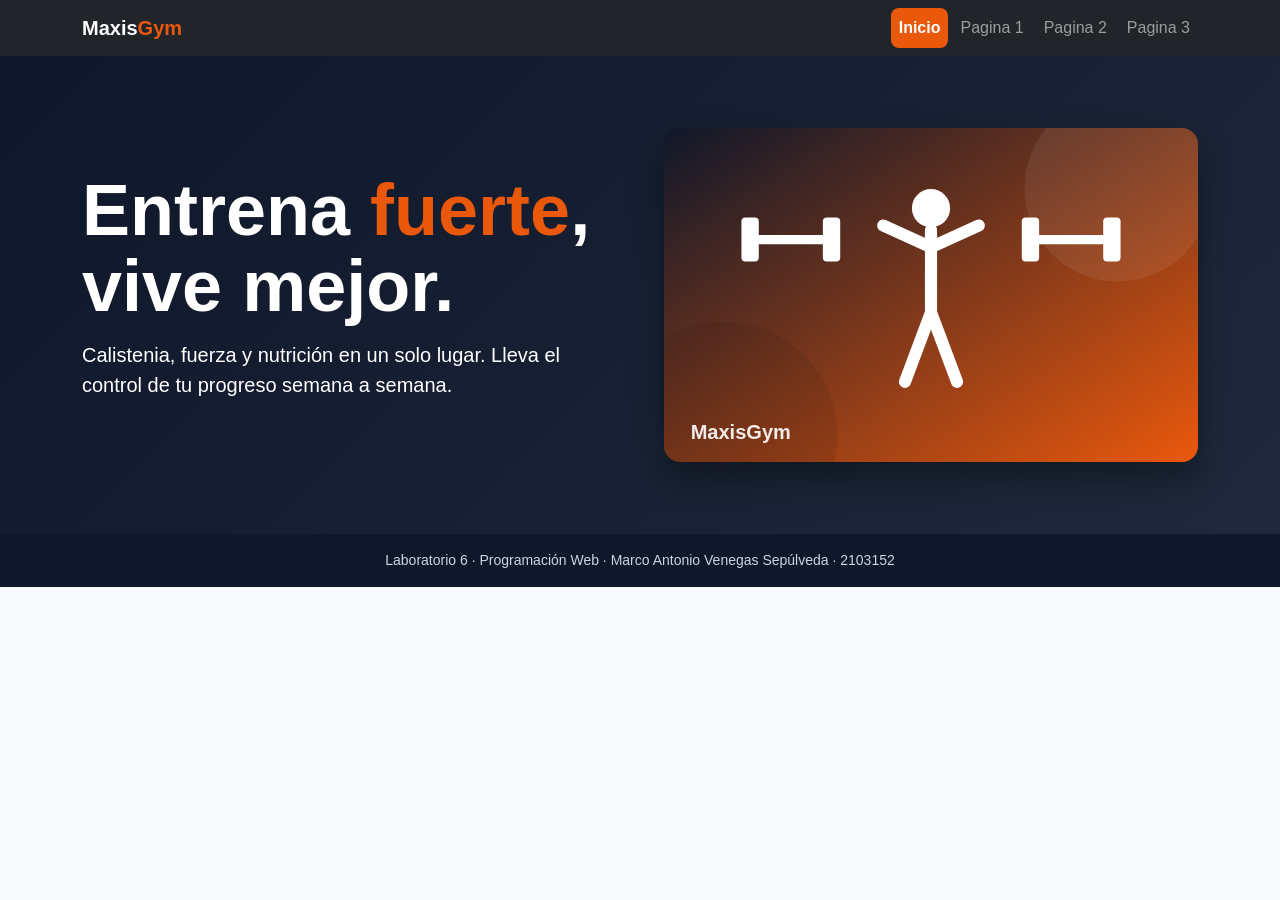
<file: index.html>
<!DOCTYPE html>
<html lang="es">
<head>
  <meta charset="UTF-8">
  <meta name="viewport" content="width=device-width, initial-scale=1.0">
  <title>MaxisGym | Inicio</title>
  <link rel="stylesheet" href="css/bootstrap.min.css">
  <link rel="stylesheet" href="css/estilos.css">
</head>
<body>

  <!-- Menú de navegación -->
  <nav class="navbar navbar-expand-lg navbar-dark bg-dark sticky-top">
    <div class="container">
      <a class="navbar-brand fw-bold" href="index.html">Maxis<span>Gym</span></a>
      <button class="navbar-toggler" type="button" data-bs-toggle="collapse" data-bs-target="#menu"
        aria-controls="menu" aria-expanded="false" aria-label="Abrir menú">
        <span class="navbar-toggler-icon"></span>
      </button>
      <div class="collapse navbar-collapse" id="menu">
        <ul class="navbar-nav ms-auto gap-1">
          <li class="nav-item"><a class="nav-link active" aria-current="page" href="index.html">Inicio</a></li>
          <li class="nav-item"><a class="nav-link" href="pagina1.html">Pagina 1</a></li>
          <li class="nav-item"><a class="nav-link" href="pagina2.html">Pagina 2</a></li>
          <li class="nav-item"><a class="nav-link" href="pagina3.html">Pagina 3</a></li>
        </ul>
      </div>
    </div>
  </nav>

  <!-- Texto grande + imagen -->
  <header class="hero py-5">
    <div class="container py-4">
      <div class="row align-items-center g-5">
        <div class="col-lg-6">
          <h1 class="texto-grande">Entrena <span>fuerte</span>,<br>vive mejor.</h1>
          <p class="lead mt-3">Calistenia, fuerza y nutrición en un solo lugar. Lleva el control de tu progreso
            semana a semana.</p>
        </div>
        <div class="col-lg-6">
          <img src="img/hero.svg" class="img-fluid" alt="Ilustración de una persona entrenando con mancuernas">
        </div>
      </div>
    </div>
  </header>

  <footer class="py-3 text-center small">
    Laboratorio 6 · Programación Web · Marco Antonio Venegas Sepúlveda · 2103152
  </footer>

  <script src="js/bootstrap.bundle.min.js"></script>
</body>
</html>

<!-- Revisado por Adrián -->
</file>
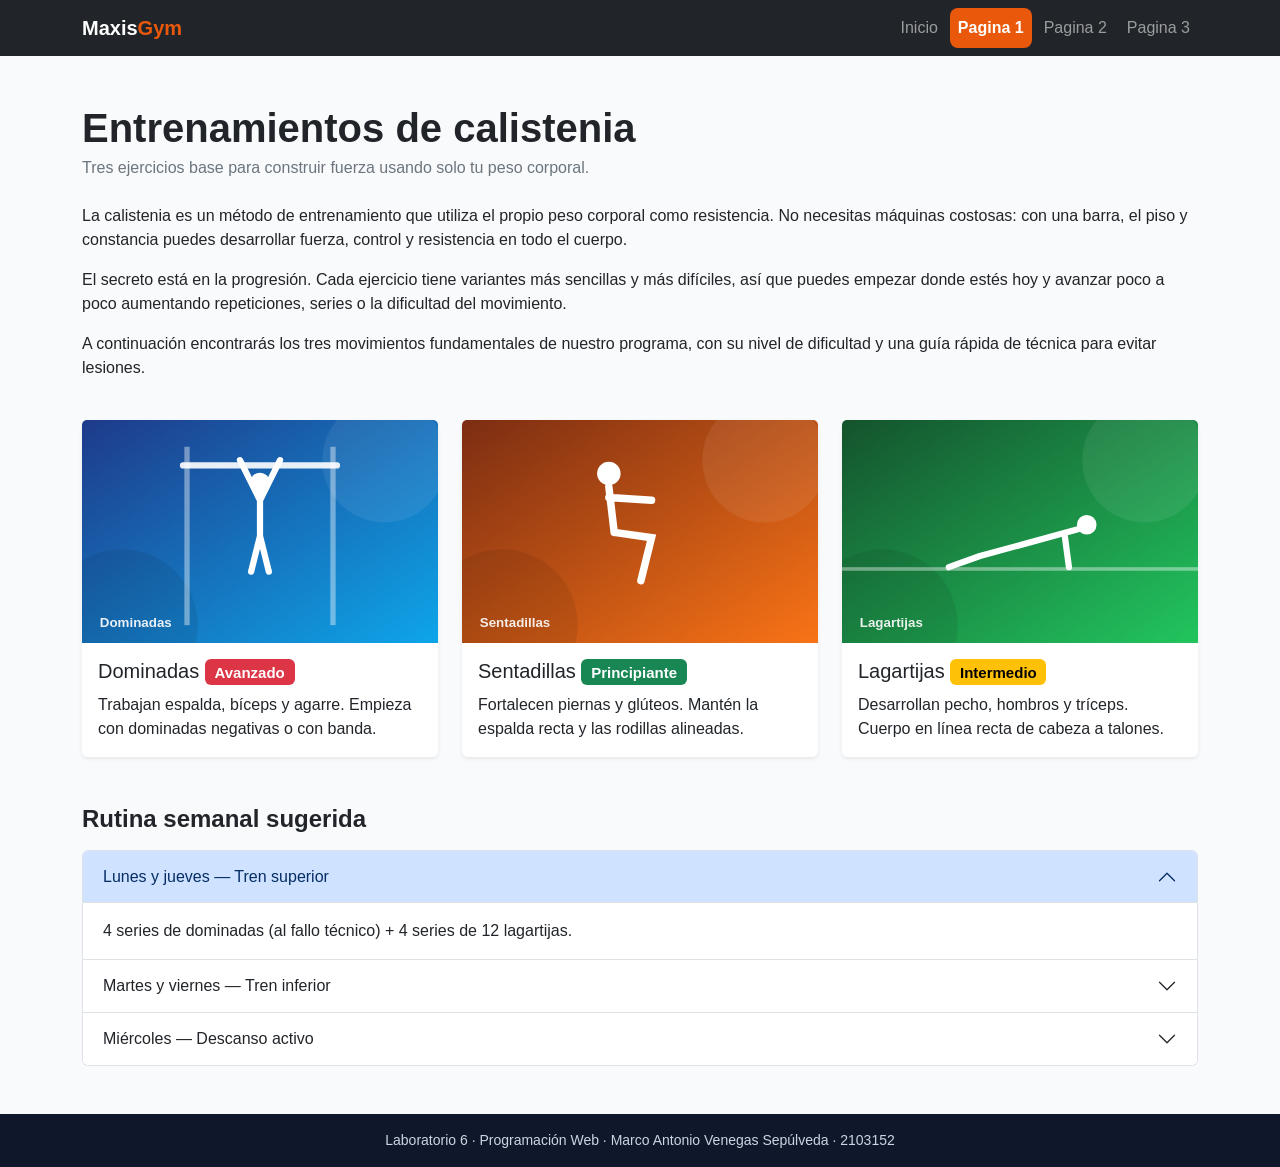
<file: pagina1.html>
<!DOCTYPE html>
<html lang="es">
<head>
  <meta charset="UTF-8">
  <meta name="viewport" content="width=device-width, initial-scale=1.0">
  <title>MaxisGym | Entrenamientos</title>
  <link rel="stylesheet" href="css/bootstrap.min.css">
  <link rel="stylesheet" href="css/estilos.css">
</head>
<body>

  <nav class="navbar navbar-expand-lg navbar-dark bg-dark sticky-top">
    <div class="container">
      <a class="navbar-brand fw-bold" href="index.html">Maxis<span>Gym</span></a>
      <button class="navbar-toggler" type="button" data-bs-toggle="collapse" data-bs-target="#menu"
        aria-controls="menu" aria-expanded="false" aria-label="Abrir menú">
        <span class="navbar-toggler-icon"></span>
      </button>
      <div class="collapse navbar-collapse" id="menu">
        <ul class="navbar-nav ms-auto gap-1">
          <li class="nav-item"><a class="nav-link" href="index.html">Inicio</a></li>
          <li class="nav-item"><a class="nav-link active" aria-current="page" href="pagina1.html">Pagina 1</a></li>
          <li class="nav-item"><a class="nav-link" href="pagina2.html">Pagina 2</a></li>
          <li class="nav-item"><a class="nav-link" href="pagina3.html">Pagina 3</a></li>
        </ul>
      </div>
    </div>
  </nav>

  <main class="container py-5">
    <h1 class="fw-bold mb-1">Entrenamientos de calistenia</h1>
    <p class="text-secondary mb-4">Tres ejercicios base para construir fuerza usando solo tu peso corporal.</p>

    <p>La calistenia es un método de entrenamiento que utiliza el propio peso corporal como resistencia. No
      necesitas máquinas costosas: con una barra, el piso y constancia puedes desarrollar fuerza, control y
      resistencia en todo el cuerpo.</p>
    <p>El secreto está en la progresión. Cada ejercicio tiene variantes más sencillas y más difíciles, así que
      puedes empezar donde estés hoy y avanzar poco a poco aumentando repeticiones, series o la dificultad del
      movimiento.</p>
    <p>A continuación encontrarás los tres movimientos fundamentales de nuestro programa, con su nivel de
      dificultad y una guía rápida de técnica para evitar lesiones.</p>

    <!-- Componente Bootstrap 1: Cards (con badges) -->
    <div class="row row-cols-1 row-cols-md-3 g-4 my-3">
      <div class="col">
        <div class="card h-100 border-0 shadow-sm">
          <img src="img/dominadas.svg" class="card-img-top" alt="Ilustración de una dominada en barra">
          <div class="card-body">
            <h5 class="card-title">Dominadas <span class="badge text-bg-danger">Avanzado</span></h5>
            <p class="card-text">Trabajan espalda, bíceps y agarre. Empieza con dominadas negativas o con banda.</p>
          </div>
        </div>
      </div>
      <div class="col">
        <div class="card h-100 border-0 shadow-sm">
          <img src="img/sentadillas.svg" class="card-img-top" alt="Ilustración de una sentadilla">
          <div class="card-body">
            <h5 class="card-title">Sentadillas <span class="badge text-bg-success">Principiante</span></h5>
            <p class="card-text">Fortalecen piernas y glúteos. Mantén la espalda recta y las rodillas alineadas.</p>
          </div>
        </div>
      </div>
      <div class="col">
        <div class="card h-100 border-0 shadow-sm">
          <img src="img/lagartijas.svg" class="card-img-top" alt="Ilustración de una lagartija">
          <div class="card-body">
            <h5 class="card-title">Lagartijas <span class="badge text-bg-warning">Intermedio</span></h5>
            <p class="card-text">Desarrollan pecho, hombros y tríceps. Cuerpo en línea recta de cabeza a talones.</p>
          </div>
        </div>
      </div>
    </div>

    <!-- Componente Bootstrap 2: Accordion -->
    <h2 class="h4 fw-bold mt-5 mb-3">Rutina semanal sugerida</h2>
    <div class="accordion" id="rutina">
      <div class="accordion-item">
        <h2 class="accordion-header">
          <button class="accordion-button" type="button" data-bs-toggle="collapse" data-bs-target="#dia1"
            aria-expanded="true" aria-controls="dia1">Lunes y jueves — Tren superior</button>
        </h2>
        <div id="dia1" class="accordion-collapse collapse show" data-bs-parent="#rutina">
          <div class="accordion-body">4 series de dominadas (al fallo técnico) + 4 series de 12 lagartijas.</div>
        </div>
      </div>
      <div class="accordion-item">
        <h2 class="accordion-header">
          <button class="accordion-button collapsed" type="button" data-bs-toggle="collapse" data-bs-target="#dia2"
            aria-expanded="false" aria-controls="dia2">Martes y viernes — Tren inferior</button>
        </h2>
        <div id="dia2" class="accordion-collapse collapse" data-bs-parent="#rutina">
          <div class="accordion-body">5 series de 15 sentadillas + 3 series de 10 zancadas por pierna.</div>
        </div>
      </div>
      <div class="accordion-item">
        <h2 class="accordion-header">
          <button class="accordion-button collapsed" type="button" data-bs-toggle="collapse" data-bs-target="#dia3"
            aria-expanded="false" aria-controls="dia3">Miércoles — Descanso activo</button>
        </h2>
        <div id="dia3" class="accordion-collapse collapse" data-bs-parent="#rutina">
          <div class="accordion-body">Caminata de 30 minutos y estiramientos de movilidad.</div>
        </div>
      </div>
    </div>
  </main>

  <footer class="py-3 text-center small">
    Laboratorio 6 · Programación Web · Marco Antonio Venegas Sepúlveda · 2103152
  </footer>

  <script src="js/bootstrap.bundle.min.js"></script>
</body>
</html>
</file>
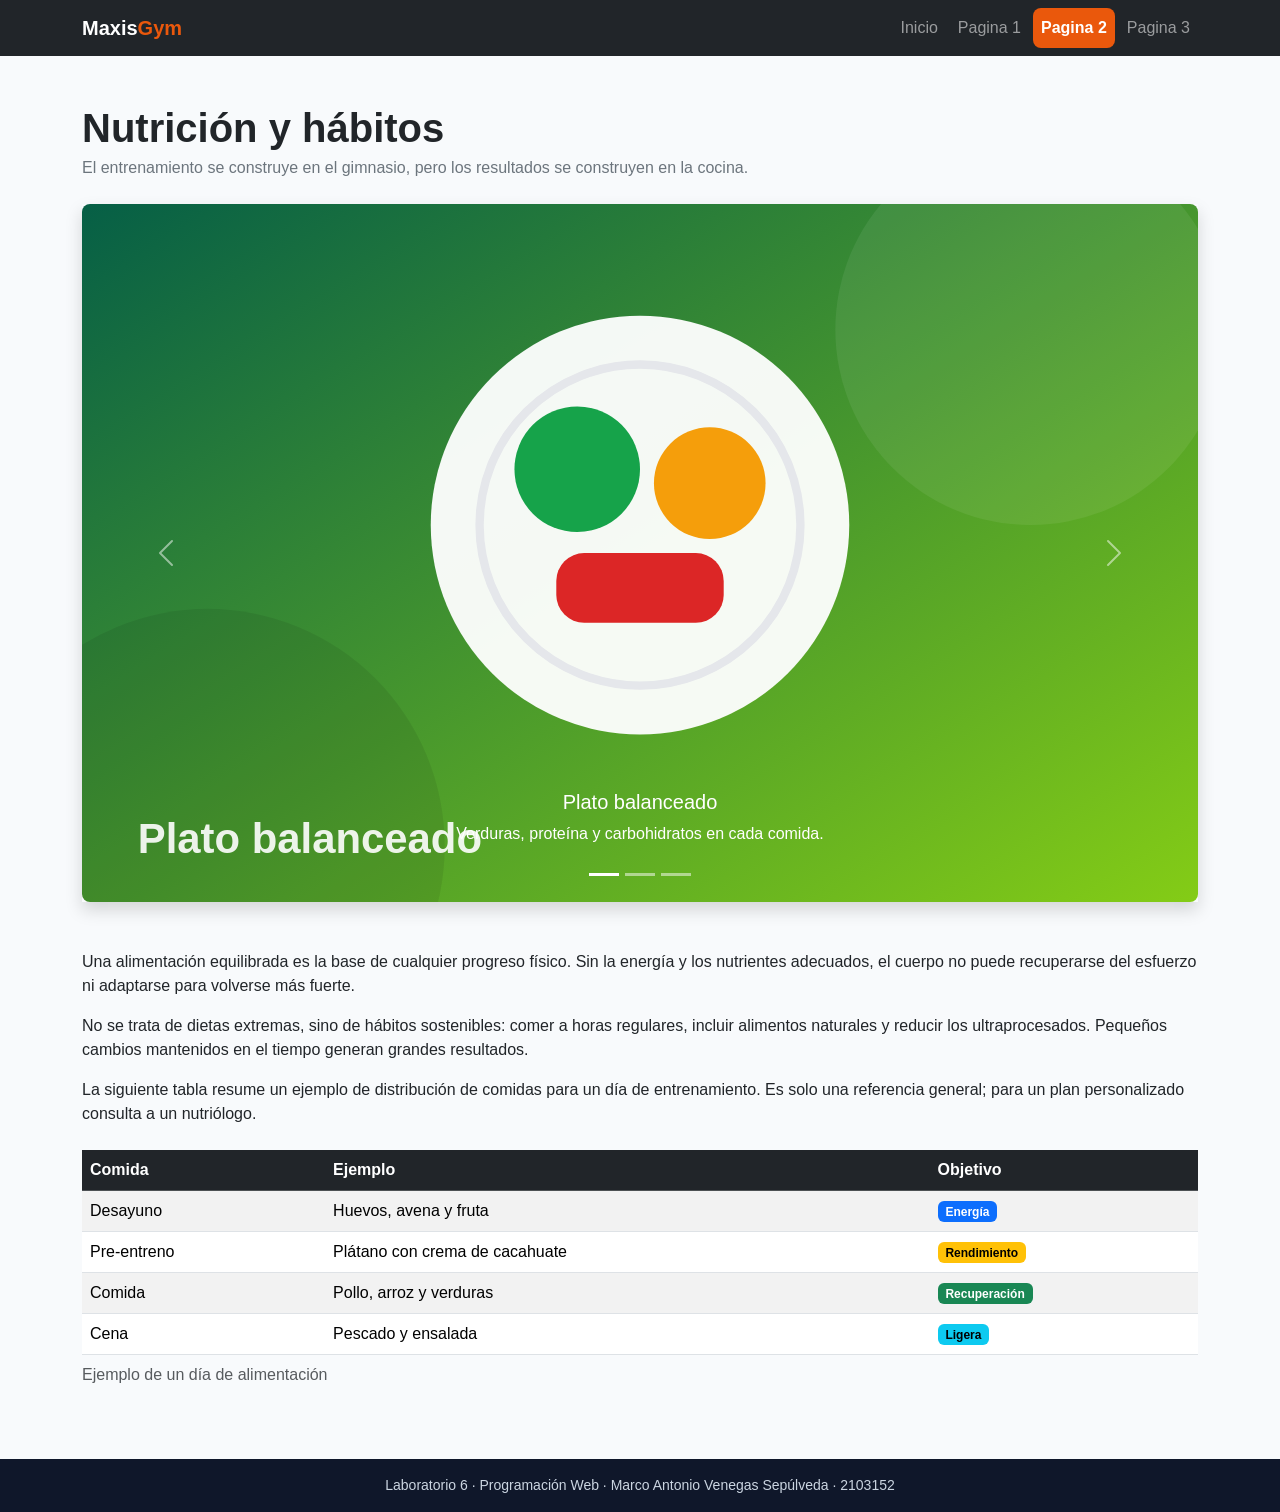
<file: pagina2.html>
<!DOCTYPE html>
<html lang="es">
<head>
  <meta charset="UTF-8">
  <meta name="viewport" content="width=device-width, initial-scale=1.0">
  <title>MaxisGym | Nutrición</title>
  <link rel="stylesheet" href="css/bootstrap.min.css">
  <link rel="stylesheet" href="css/estilos.css">
</head>
<body>

  <nav class="navbar navbar-expand-lg navbar-dark bg-dark sticky-top">
    <div class="container">
      <a class="navbar-brand fw-bold" href="index.html">Maxis<span>Gym</span></a>
      <button class="navbar-toggler" type="button" data-bs-toggle="collapse" data-bs-target="#menu"
        aria-controls="menu" aria-expanded="false" aria-label="Abrir menú">
        <span class="navbar-toggler-icon"></span>
      </button>
      <div class="collapse navbar-collapse" id="menu">
        <ul class="navbar-nav ms-auto gap-1">
          <li class="nav-item"><a class="nav-link" href="index.html">Inicio</a></li>
          <li class="nav-item"><a class="nav-link" href="pagina1.html">Pagina 1</a></li>
          <li class="nav-item"><a class="nav-link active" aria-current="page" href="pagina2.html">Pagina 2</a></li>
          <li class="nav-item"><a class="nav-link" href="pagina3.html">Pagina 3</a></li>
        </ul>
      </div>
    </div>
  </nav>

  <main class="container py-5">
    <h1 class="fw-bold mb-1">Nutrición y hábitos</h1>
    <p class="text-secondary mb-4">El entrenamiento se construye en el gimnasio, pero los resultados se construyen en la cocina.</p>

    <!-- Componente Bootstrap 1: Carousel -->
    <div id="carruselNutricion" class="carousel slide mb-5 shadow" data-bs-ride="carousel">
      <div class="carousel-indicators">
        <button type="button" data-bs-target="#carruselNutricion" data-bs-slide-to="0" class="active" aria-current="true" aria-label="Plato"></button>
        <button type="button" data-bs-target="#carruselNutricion" data-bs-slide-to="1" aria-label="Agua"></button>
        <button type="button" data-bs-target="#carruselNutricion" data-bs-slide-to="2" aria-label="Proteína"></button>
      </div>
      <div class="carousel-inner rounded-3">
        <div class="carousel-item active">
          <img src="img/plato.svg" class="d-block w-100" alt="Ilustración de un plato balanceado">
          <div class="carousel-caption d-none d-md-block"><h5>Plato balanceado</h5><p>Verduras, proteína y carbohidratos en cada comida.</p></div>
        </div>
        <div class="carousel-item">
          <img src="img/agua.svg" class="d-block w-100" alt="Ilustración de un vaso de agua">
          <div class="carousel-caption d-none d-md-block"><h5>Hidratación</h5><p>Toma agua antes, durante y después de entrenar.</p></div>
        </div>
        <div class="carousel-item">
          <img src="img/proteina.svg" class="d-block w-100" alt="Ilustración de huevos como fuente de proteína">
          <div class="carousel-caption d-none d-md-block"><h5>Proteína</h5><p>Fundamental para recuperar y construir músculo.</p></div>
        </div>
      </div>
      <button class="carousel-control-prev" type="button" data-bs-target="#carruselNutricion" data-bs-slide="prev">
        <span class="carousel-control-prev-icon" aria-hidden="true"></span><span class="visually-hidden">Anterior</span>
      </button>
      <button class="carousel-control-next" type="button" data-bs-target="#carruselNutricion" data-bs-slide="next">
        <span class="carousel-control-next-icon" aria-hidden="true"></span><span class="visually-hidden">Siguiente</span>
      </button>
    </div>

    <p>Una alimentación equilibrada es la base de cualquier progreso físico. Sin la energía y los nutrientes
      adecuados, el cuerpo no puede recuperarse del esfuerzo ni adaptarse para volverse más fuerte.</p>
    <p>No se trata de dietas extremas, sino de hábitos sostenibles: comer a horas regulares, incluir alimentos
      naturales y reducir los ultraprocesados. Pequeños cambios mantenidos en el tiempo generan grandes resultados.</p>
    <p>La siguiente tabla resume un ejemplo de distribución de comidas para un día de entrenamiento. Es solo una
      referencia general; para un plan personalizado consulta a un nutriólogo.</p>

    <!-- Componente Bootstrap 2: Table -->
    <div class="table-responsive mt-4">
      <table class="table table-striped table-hover align-middle">
        <caption>Ejemplo de un día de alimentación</caption>
        <thead class="table-dark">
          <tr><th>Comida</th><th>Ejemplo</th><th>Objetivo</th></tr>
        </thead>
        <tbody>
          <tr><td>Desayuno</td><td>Huevos, avena y fruta</td><td><span class="badge text-bg-primary">Energía</span></td></tr>
          <tr><td>Pre-entreno</td><td>Plátano con crema de cacahuate</td><td><span class="badge text-bg-warning">Rendimiento</span></td></tr>
          <tr><td>Comida</td><td>Pollo, arroz y verduras</td><td><span class="badge text-bg-success">Recuperación</span></td></tr>
          <tr><td>Cena</td><td>Pescado y ensalada</td><td><span class="badge text-bg-info">Ligera</span></td></tr>
        </tbody>
      </table>
    </div>
  </main>

  <footer class="py-3 text-center small">
    Laboratorio 6 · Programación Web · Marco Antonio Venegas Sepúlveda · 2103152
  </footer>

  <script src="js/bootstrap.bundle.min.js"></script>
</body>
</html>
</file>
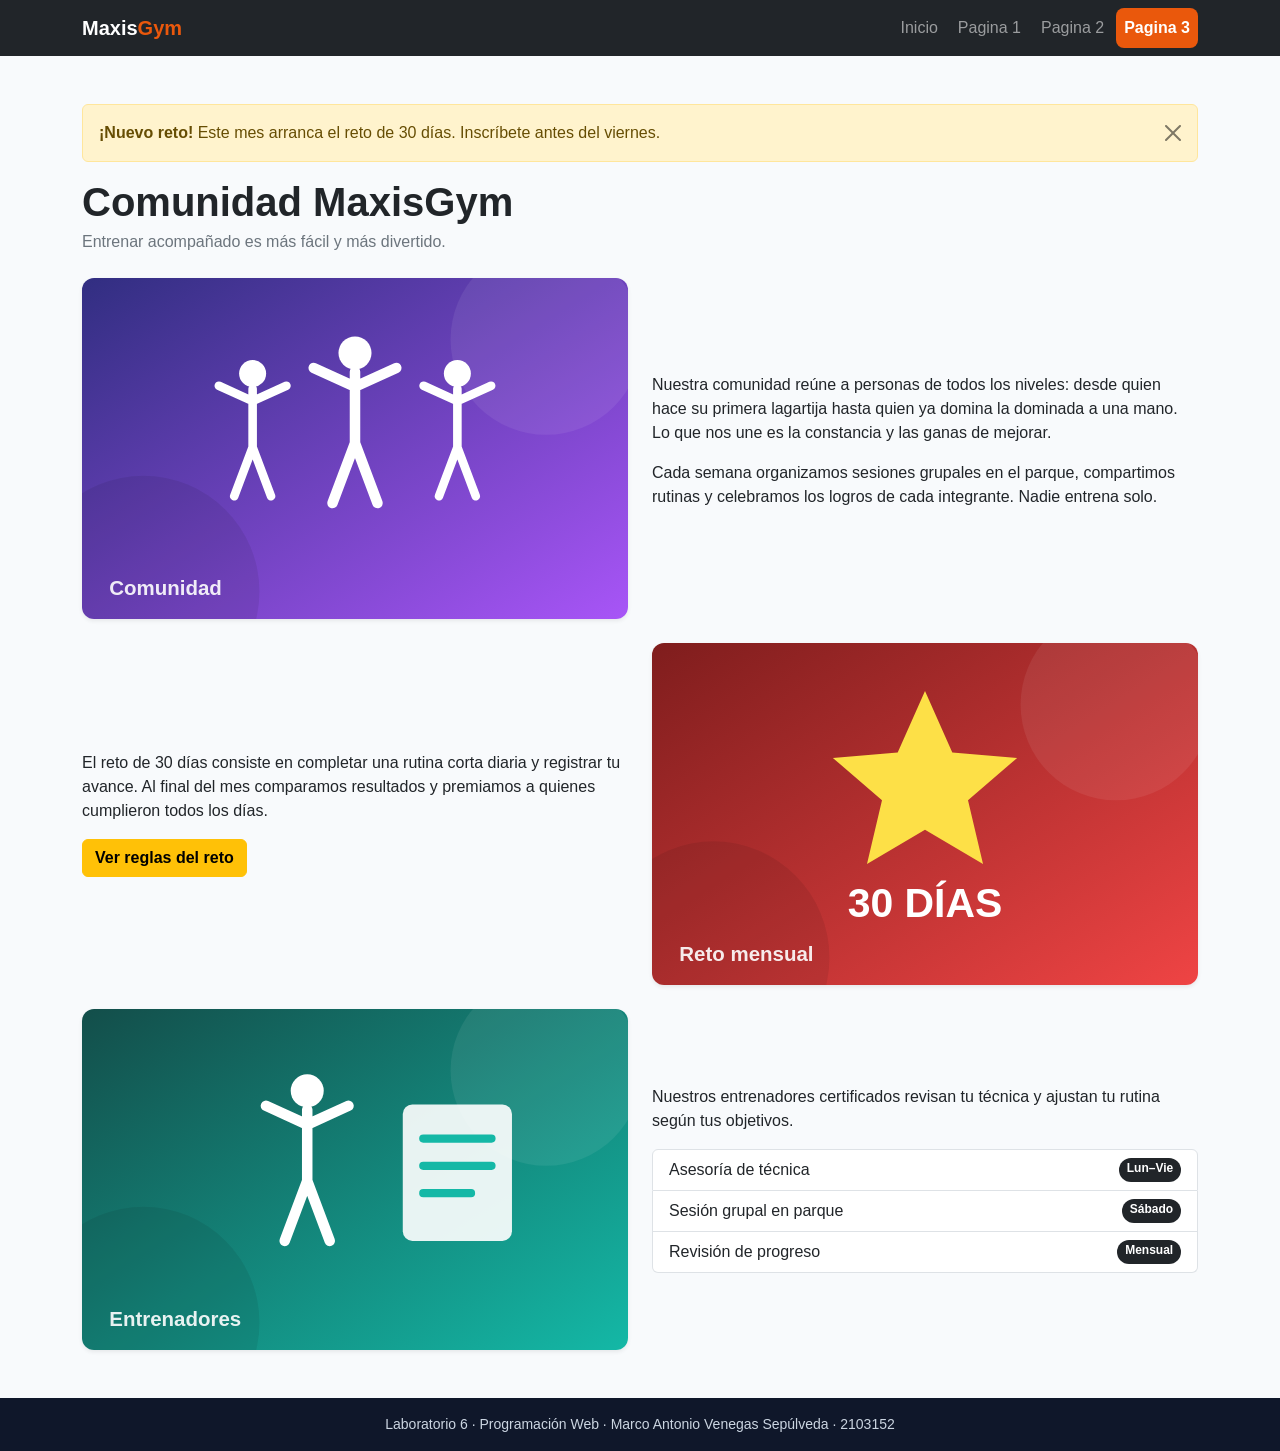
<file: pagina3.html>
<!DOCTYPE html>
<html lang="es">
<head>
  <meta charset="UTF-8">
  <meta name="viewport" content="width=device-width, initial-scale=1.0">
  <title>MaxisGym | Comunidad</title>
  <link rel="stylesheet" href="css/bootstrap.min.css">
  <link rel="stylesheet" href="css/estilos.css">
</head>
<body>

  <nav class="navbar navbar-expand-lg navbar-dark bg-dark sticky-top">
    <div class="container">
      <a class="navbar-brand fw-bold" href="index.html">Maxis<span>Gym</span></a>
      <button class="navbar-toggler" type="button" data-bs-toggle="collapse" data-bs-target="#menu"
        aria-controls="menu" aria-expanded="false" aria-label="Abrir menú">
        <span class="navbar-toggler-icon"></span>
      </button>
      <div class="collapse navbar-collapse" id="menu">
        <ul class="navbar-nav ms-auto gap-1">
          <li class="nav-item"><a class="nav-link" href="index.html">Inicio</a></li>
          <li class="nav-item"><a class="nav-link" href="pagina1.html">Pagina 1</a></li>
          <li class="nav-item"><a class="nav-link" href="pagina2.html">Pagina 2</a></li>
          <li class="nav-item"><a class="nav-link active" aria-current="page" href="pagina3.html">Pagina 3</a></li>
        </ul>
      </div>
    </div>
  </nav>

  <main class="container py-5">
    <!-- Componente Bootstrap 1: Alert -->
    <div class="alert alert-warning alert-dismissible fade show" role="alert">
      <strong>¡Nuevo reto!</strong> Este mes arranca el reto de 30 días. Inscríbete antes del viernes.
      <button type="button" class="btn-close" data-bs-dismiss="alert" aria-label="Cerrar"></button>
    </div>

    <h1 class="fw-bold mb-1">Comunidad MaxisGym</h1>
    <p class="text-secondary mb-4">Entrenar acompañado es más fácil y más divertido.</p>

    <div class="row g-4 align-items-center mb-4">
      <div class="col-md-6">
        <img src="img/comunidad.svg" class="img-seccion shadow-sm" alt="Ilustración de tres personas de la comunidad">
      </div>
      <div class="col-md-6">
        <p>Nuestra comunidad reúne a personas de todos los niveles: desde quien hace su primera lagartija hasta
          quien ya domina la dominada a una mano. Lo que nos une es la constancia y las ganas de mejorar.</p>
        <p>Cada semana organizamos sesiones grupales en el parque, compartimos rutinas y celebramos los logros de
          cada integrante. Nadie entrena solo.</p>
      </div>
    </div>

    <div class="row g-4 align-items-center mb-4">
      <div class="col-md-6 order-md-2">
        <img src="img/reto.svg" class="img-seccion shadow-sm" alt="Ilustración de una estrella con el texto 30 días">
      </div>
      <div class="col-md-6 order-md-1">
        <p>El reto de 30 días consiste en completar una rutina corta diaria y registrar tu avance. Al final del mes
          comparamos resultados y premiamos a quienes cumplieron todos los días.</p>
        <!-- Componente Bootstrap 2: Modal -->
        <button type="button" class="btn btn-warning fw-semibold" data-bs-toggle="modal" data-bs-target="#modalReto">
          Ver reglas del reto
        </button>
      </div>
    </div>

    <div class="row g-4 align-items-center">
      <div class="col-md-6">
        <img src="img/coach.svg" class="img-seccion shadow-sm" alt="Ilustración de un entrenador con una tabla de rutina">
      </div>
      <div class="col-md-6">
        <p>Nuestros entrenadores certificados revisan tu técnica y ajustan tu rutina según tus objetivos.</p>
        <!-- Componente Bootstrap 3: List group -->
        <ul class="list-group">
          <li class="list-group-item d-flex justify-content-between">Asesoría de técnica <span class="badge text-bg-dark rounded-pill">Lun–Vie</span></li>
          <li class="list-group-item d-flex justify-content-between">Sesión grupal en parque <span class="badge text-bg-dark rounded-pill">Sábado</span></li>
          <li class="list-group-item d-flex justify-content-between">Revisión de progreso <span class="badge text-bg-dark rounded-pill">Mensual</span></li>
        </ul>
      </div>
    </div>
  </main>

  <!-- Contenido del modal -->
  <div class="modal fade" id="modalReto" tabindex="-1" aria-labelledby="tituloModal" aria-hidden="true">
    <div class="modal-dialog modal-dialog-centered">
      <div class="modal-content">
        <div class="modal-header">
          <h2 class="modal-title fs-5" id="tituloModal">Reglas del reto de 30 días</h2>
          <button type="button" class="btn-close" data-bs-dismiss="modal" aria-label="Cerrar"></button>
        </div>
        <div class="modal-body">
          <ol class="mb-0">
            <li>Completa la rutina diaria (20 sentadillas, 10 lagartijas, 5 dominadas).</li>
            <li>Registra tu avance todos los días.</li>
            <li>Si fallas un día, el contador vuelve a empezar.</li>
          </ol>
        </div>
        <div class="modal-footer">
          <button type="button" class="btn btn-secondary" data-bs-dismiss="modal">Cerrar</button>
        </div>
      </div>
    </div>
  </div>

  <footer class="py-3 text-center small">
    Laboratorio 6 · Programación Web · Marco Antonio Venegas Sepúlveda · 2103152
  </footer>

  <script src="js/bootstrap.bundle.min.js"></script>
</body>
</html>
</file>
<file: css/estilos.css>
/* Estilos propios - Laboratorio 6 */
:root {
  --naranja: #ea580c;
  --oscuro: #0f172a;
}

body {
  font-family: "Segoe UI", Arial, sans-serif;
  background-color: #f8fafc;
}

.navbar-brand span {
  color: var(--naranja);
}

/* Marca visual de la página actual en el menú */
.navbar .nav-link.active {
  color: #fff !important;
  background-color: var(--naranja);
  border-radius: 0.5rem;
  font-weight: 600;
}

.hero {
  background: linear-gradient(135deg, var(--oscuro), #1e293b);
  color: #fff;
}

.hero img {
  border-radius: 1rem;
  box-shadow: 0 1rem 2rem rgba(0, 0, 0, 0.35);
}

.texto-grande {
  font-size: clamp(2.5rem, 6vw, 4.5rem);
  font-weight: 800;
  line-height: 1.05;
}

.texto-grande span {
  color: var(--naranja);
}

.img-seccion {
  width: 100%;
  border-radius: 0.75rem;
  object-fit: cover;
}

.card {
  transition: transform 0.2s ease, box-shadow 0.2s ease;
}

.card:hover {
  transform: translateY(-4px);
  box-shadow: 0 0.75rem 1.5rem rgba(0, 0, 0, 0.12);
}

footer {
  background-color: var(--oscuro);
  color: #cbd5e1;
}
</file>
